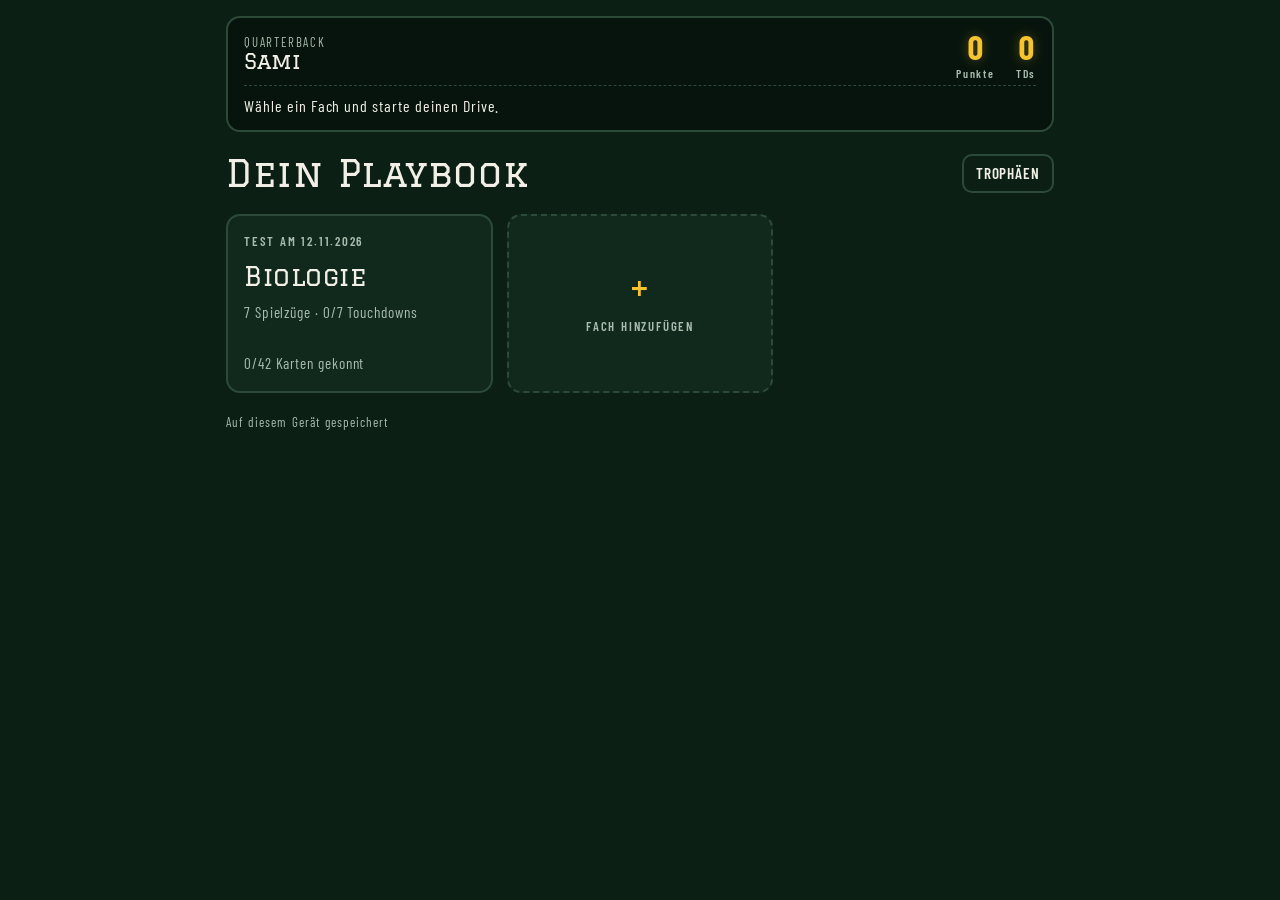
<file: index.html>
<!doctype html>
<html lang="de">
<head>
<meta charset="utf-8">
<meta name="viewport" content="width=device-width,initial-scale=1,viewport-fit=cover">
<meta name="theme-color" content="#0c1f15">
<meta name="apple-mobile-web-app-capable" content="yes">
<meta name="apple-mobile-web-app-title" content="Lernapp">
<link rel="icon" type="image/svg+xml" href="icons/icon.svg">
<link rel="icon" type="image/png" sizes="32x32" href="icons/icon-32.png">
<link rel="apple-touch-icon" href="icons/apple-touch-icon.png">
<link rel="manifest" href="manifest.webmanifest">
<style>:root{padding-top:env(safe-area-inset-top,0px);padding-bottom:env(safe-area-inset-bottom,0px)}body{margin:0}img{max-width:100%}[hidden]{display:none!important}</style>
</head>
<body>
<title>Touchdown Lernapp</title>
<meta name="claude:viewport-fit-sides" content="cover">
<link rel="preconnect" href="https://fonts.googleapis.com">
<link rel="stylesheet" href="https://fonts.googleapis.com/css2?family=Graduate&family=Barlow:wght@400;500;600;700&family=Barlow+Condensed:wght@500;600;700&display=swap">
<link rel="stylesheet" href="app.css">

<canvas id="confetti" hidden></canvas>
<main class="wrap" id="app" aria-live="polite"></main>

<script src="content.js"></script>
<script>
/* ========================= Helpers ========================= */
const $ = s => document.querySelector(s);
const app = $("#app");
const esc = s => String(s ?? "").replace(/[&<>"']/g, c => ({"&":"&amp;","<":"&lt;",">":"&gt;",'"':"&quot;","'":"&#39;"}[c]));
const shuffle = a => { a = a.slice(); for (let i = a.length - 1; i > 0; i--) { const j = Math.floor(Math.random() * (i + 1)); [a[i], a[j]] = [a[j], a[i]]; } return a; };
const pick = a => a[Math.floor(Math.random() * a.length)];
const reduceMotion = matchMedia("(prefers-reduced-motion: reduce)").matches;
const lsGet = (k, d) => { try { const v = localStorage.getItem(k); return v ? JSON.parse(v) : d; } catch { return d; } };
const lsSet = (k, v) => { try { localStorage.setItem(k, JSON.stringify(v)); } catch {} };
const slug = s => (String(s).toLowerCase().normalize("NFD").replace(/[̀-ͯ]/g, "").replace(/[^a-z0-9]+/g, "-").replace(/^-|-$/g, "") || "fach").slice(0, 30);

/* ========================= State ========================= */
const DEFAULT_STATE = { v: 1, player: "Sami", points: 0, tds: 0, drives: 0, perfect: 0, drillBest: 0, topics: {}, cards: {}, badges: [] };
let S = Object.assign({}, DEFAULT_STATE, lsGet("td_state", {}));
let custom = lsGet("td_subjects", []);
let db = null, progressRef = null, syncLabel = "Auf diesem Gerät gespeichert";
let view = { name: "home" };
let saveTimer = null;

function save() {
  lsSet("td_state", S);
  if (progressRef) {
    clearTimeout(saveTimer);
    saveTimer = setTimeout(() => progressRef.set(JSON.parse(JSON.stringify(S))).catch(() => {}), 700);
  }
}
const subjects = () => [...BUILTIN, ...custom];
const getSubj = id => subjects().find(s => s.id === id);
const getTopic = (s, id) => s.topics.find(t => t.id === id);
const tKey = (s, t) => s.id + "|" + t.id;

/* ========================= Eltern-Benachrichtigung (ntfy) =========================
   Der Eltern-Code steht NICHT im Code, sondern nur im Browser des Geräts.
   Einrichten per Link: ...?eltern=CODE  oder in der App unter Trophäen. */
const NTFY_KEY = "td_ntfy";
const NTFY_RE = /^[A-Za-z0-9_-]{8,64}$/;
let parentJustLinked = false;
const ntfyTopic = () => { const t = lsGet(NTFY_KEY, null); return t && NTFY_RE.test(t) ? t : null; };
try {
  const u = new URL(location.href), t = u.searchParams.get("eltern");
  if (t && NTFY_RE.test(t)) {
    lsSet(NTFY_KEY, t); parentJustLinked = true;
    u.searchParams.delete("eltern");
    history.replaceState(null, "", u.pathname + u.search + u.hash);
  }
} catch {}
function notifyParent(title, message, tags, priority) {
  const topic = ntfyTopic();
  if (!topic) return Promise.resolve(false);
  try {
    return fetch("https://ntfy.sh/", { method: "POST", keepalive: true,
      body: JSON.stringify({ topic, title, message: message + `\nPunkte gesamt: ${S.points} · Touchdowns: ${S.tds} · Karten gekonnt: ${Object.values(S.cards).filter(Boolean).length}`, tags: tags || [], priority: priority || 3 }) })
      .then(r => r.ok).catch(() => false);
  } catch { return Promise.resolve(false); }
}
/* Stiller Stand-Bericht (ohne Ton), damit die Elternansicht immer den aktuellen Punktestand kennt */
const STATUS_KEY = "td_ntfy_status";
function sendStatus(reason) {
  if (!ntfyTopic()) return;
  lsSet(STATUS_KEY, Date.now());
  notifyParent(`Stand: ${S.player}`, reason, ["bar_chart"], 1);
}
function maybeSendStatus() {
  if (ntfyTopic() && Date.now() - (lsGet(STATUS_KEY, 0) || 0) > 3 * 3600e3) sendStatus("Lernapp geöffnet.");
}

/* ========================= Questions ========================= */
function pool(subj, topic) {
  if (topic.quiz && topic.quiz.length) return topic.quiz.map(q => Object.assign({}, q));
  const all = subj.topics.flatMap(t => (t.cards || []).map(c => c.a));
  return (topic.cards || []).map(c => {
    const wrong = (c.wrong && c.wrong.length) ? c.wrong.slice(0, 3) : shuffle([...new Set(all.filter(a => a !== c.a))]).slice(0, 3);
    if (!wrong.length) return { type: "self", q: c.q, a: c.a };
    return { type: "mc", q: c.q, options: [c.a, ...wrong], correct: 0 };
  });
}
const subjectPool = subj => subj.topics.flatMap(t => pool(subj, t));

/* ========================= Badges ========================= */
const BADGES = [
  { id: "first", ic: "TD", name: "Erster Touchdown", desc: "Einen Drive bis in die Endzone gebracht.", ok: s => s.tds >= 1 },
  { id: "perfect", ic: "2PT", name: "Perfekter Drive", desc: "Einen Drive ohne Fehler geschafft.", ok: s => s.perfect >= 1 },
  { id: "five", ic: "5", name: "Fünf Touchdowns", desc: "Insgesamt 5 Touchdowns.", ok: s => s.tds >= 5 },
  { id: "allbio", ic: "BIO", name: "Ganzes Playbook", desc: "In jedem Biologie-Thema einen Touchdown.", ok: s => BUILTIN[0].topics.every(t => s.topics["bio|" + t.id]?.td) },
  { id: "huddle", ic: "H", name: "Huddle-Profi", desc: "30 Karteikarten als „kann ich“ markiert.", ok: s => Object.values(s.cards).filter(Boolean).length >= 30 },
  { id: "drill", ic: "2:00", name: "Two-Minute Hero", desc: "2 Touchdowns in einem Two-Minute Drill.", ok: s => s.drillBest >= 2 },
  { id: "mvp", ic: "MVP", name: "MVP", desc: "100 Punkte gesammelt.", ok: s => s.points >= 100 }
];
function checkBadges() {
  const fresh = [];
  for (const b of BADGES) if (!S.badges.includes(b.id) && b.ok(S)) { S.badges.push(b.id); fresh.push(b); }
  return fresh;
}

/* ========================= Pieces ========================= */
function countdown(test) {
  if (!test) return "";
  const t = new Date(test + "T00:00:00"), n = new Date(); n.setHours(0, 0, 0, 0);
  const d = Math.round((t - n) / 864e5);
  if (d < 0) return "";
  if (d === 0) return "Heute ist Test – du schaffst das!";
  if (d === 1) return "Morgen ist Test!";
  return `Noch ${d} Tage bis zum Test`;
}
const fmtDate = s => { if (!s) return ""; const [y, m, d] = s.split("-"); return `${+d}.${+m}.${y}`; };

function board(extra) {
  const next = subjects().filter(s => countdown(s.test)).sort((a, b) => a.test.localeCompare(b.test))[0];
  const tick = extra || (next ? `<b>${esc(next.name)}</b> · ${countdown(next.test)} (${fmtDate(next.test)})` : "Wähle ein Fach und starte deinen Drive.");
  return `<section class="board" aria-label="Anzeigetafel">
    <div class="team"><small>Quarterback</small>${esc(S.player)}</div>
    <div class="digit">${S.points}<small>Punkte</small></div>
    <div class="digit">${S.tds}<small>TDs</small></div>
    <div class="ticker">${tick}</div>
  </section>`;
}
function subjProgress(s) {
  const cards = s.topics.reduce((n, t) => n + (t.cards || []).length, 0);
  const known = s.topics.reduce((n, t) => n + (t.cards || []).filter((_, i) => S.cards[tKey(s, t) + "|" + i]).length, 0);
  const tds = s.topics.filter(t => S.topics[tKey(s, t)]?.td).length;
  return { cards, known, tds, topics: s.topics.length };
}
const BALL = `<svg viewBox="0 0 40 24" aria-hidden="true"><ellipse cx="20" cy="12" rx="19" ry="11" fill="#8a4a22"/><path d="M5 8 Q20 1 35 8 M5 16 Q20 23 35 16" stroke="#5e3015" stroke-width="1.5" fill="none"/><path d="M13 12h14M16 9.5v5M19 9.5v5M22 9.5v5M25 9.5v5" stroke="#f2f0e6" stroke-width="1.6" stroke-linecap="round"/></svg>`;
const FLAG = `<svg viewBox="0 0 16 16" aria-hidden="true"><path d="M3 15V2" stroke="#f2f0e6" stroke-width="1.5"/><path d="M3 2h10l-2 3 2 3H3z" fill="#f6c431"/></svg>`;
function field(yards, flagAt) {
  const nums = [10, 20, 30, 40, 50, 40, 30, 20, 10].map((n, i) => `<span class="yd" style="left:${(i + 1) * 10}%">${n}</span>`).join("");
  const y = Math.max(0, Math.min(100, yards));
  return `<div class="field" role="img" aria-label="Ball an der ${yardText(y)}">
    <div class="ez home">${esc(S.player.toUpperCase().slice(0, 8))}</div>
    <div class="turf">${nums}
      <div class="los" style="left:${y}%"></div>
      ${flagAt != null ? `<div class="flagdrop" style="left:${flagAt}%">${FLAG}</div>` : ""}
      <div class="ball" style="left:${y}%">${BALL}</div>
    </div>
    <div class="ez away">ENDZONE</div>
  </div>`;
}
const yardText = y => y >= 100 ? "Endzone" : y < 50 ? `eigenen ${Math.round(y)}` : y === 50 ? "Mittellinie" : `gegnerischen ${Math.round(100 - y)}`;

/* ========================= Views ========================= */
function go(name, params = {}) {
  if (view.name === "drive" && D && D.phase === "play" && (D.correct + D.wrongs) > 0) {
    const what = D.mode === "drill" ? "Two-Minute Drill" : `Drive „${D.t.name}“`;
    notifyParent(`${S.player} hat abgebrochen`, `${what} (${D.s.name}) abgebrochen: ${D.correct} richtig, ${D.wrongs} Fehler.`, ["warning"]);
    D.phase = "aborted";
  }
  if (D && D.timer) { clearInterval(D.timer); D.timer = null; }
  view = Object.assign({ name }, params);
  render();
  window.scrollTo({ top: 0, behavior: "instant" in window ? "instant" : "auto" });
}
function render() {
  const v = view.name;
  if (v === "home") return renderHome();
  if (v === "subject") return renderSubject();
  if (v === "huddle") return renderHuddle();
  if (v === "drive") return renderDrive();
  if (v === "add") return renderAdd();
  if (v === "locker") return renderLocker();
}

function renderHome() {
  const cards = subjects().map(s => {
    const p = subjProgress(s);
    const pct = p.cards ? Math.round(p.known / p.cards * 100) : 0;
    return `<button class="subj" data-act="subject" data-s="${esc(s.id)}">
      <span class="eyebrow">${s.test ? "Test am " + fmtDate(s.test) : "Fach"}</span>
      <h2>${esc(s.name)}</h2>
      <span class="meta">${p.topics} Spielzüge · ${p.tds}/${p.topics} Touchdowns</span>
      <span class="bar" aria-hidden="true"><i style="width:${pct}%"></i></span>
      <span class="meta">${p.known}/${p.cards} Karten gekonnt</span>
    </button>`;
  }).join("");
  app.innerHTML = `${board()}
    ${parentJustLinked ? `<p class="okmsg">Eltern-Benachrichtigung ist eingeschaltet.</p>` : ""}
    <div class="spread"><h1>Dein Playbook</h1><button class="btn small ghost" data-act="locker">Trophäen</button></div>
    <div class="grid">${cards}
      <button class="subj add" data-act="add"><span class="plus">+</span><span class="eyebrow">Fach hinzufügen</span></button>
    </div>
    <p class="sync">${esc(syncLabel)}</p>`;
}

function renderSubject() {
  const s = getSubj(view.s); if (!s) return go("home");
  const p = subjProgress(s);
  const rows = s.topics.map((t, i) => {
    const st = S.topics[tKey(s, t)] || {};
    const known = (t.cards || []).filter((_, k) => S.cards[tKey(s, t) + "|" + k]).length;
    const nq = pool(s, t).length;
    return `<div class="play">
      <span class="no">${i + 1}</span>
      <div class="info"><h3>${esc(t.name)}</h3>
        <div class="chips">
          <span class="chip ${known && known === (t.cards || []).length ? "ok" : ""}">Karten ${known}/${(t.cards || []).length}</span>
          <span class="chip">${nq} Fragen</span>
          ${st.td ? `<span class="chip td">Touchdown</span>` : ""}
          ${st.perfect ? `<span class="chip td">Perfekt</span>` : ""}
        </div></div>
      <div class="actions">
        ${(t.cards || []).length ? `<button class="btn small" data-act="huddle" data-s="${esc(s.id)}" data-t="${esc(t.id)}">Huddle</button>` : ""}
        ${nq ? `<button class="btn small primary" data-act="drive" data-s="${esc(s.id)}" data-t="${esc(t.id)}">Drive</button>` : ""}
      </div></div>`;
  }).join("");
  app.innerHTML = `${board(s.test && countdown(s.test) ? `<b>${esc(s.name)}</b> · ${countdown(s.test)} (${fmtDate(s.test)})` : `<b>${esc(s.name)}</b> · ${p.tds}/${p.topics} Touchdowns`)}
    <button class="back" data-act="home">← Alle Fächer</button>
    <div class="spread"><h1>${esc(s.name)}</h1>
      ${s.builtin ? "" : `<div class="row"><button class="btn small ghost" data-act="edit" data-s="${esc(s.id)}">Bearbeiten</button><button class="btn small danger" data-act="askdel">Löschen</button></div>`}
    </div>
    ${view.confirmDel ? `<div class="confirm"><span>„${esc(s.name)}“ wirklich löschen? Der Fortschritt bleibt erhalten.</span><div class="row"><button class="btn small ghost" data-act="canceldel">Abbrechen</button><button class="btn small danger" data-act="del" data-s="${esc(s.id)}">Ja, löschen</button></div></div>` : ""}
    <p class="muted"><b>Huddle</b> = Karteikarten lernen. <b>Drive</b> = Quiz: Jede richtige Antwort bringt Raumgewinn – beantworte alle Fragen und du landest in der Endzone.</p>
    <div class="plays">${rows}</div>
    ${subjectPool(s).length >= 4 ? `<section class="drill">
      <div><span class="eyebrow" style="color:var(--post)">Generalprobe</span><h2>Two-Minute Drill</h2>
      <p>2 Minuten, Fragen aus allen Themen gemischt. Jede richtige Antwort = 10 Yards. Wie viele Touchdowns schaffst du?</p></div>
      <button class="btn primary" data-act="drill" data-s="${esc(s.id)}">Snap!</button>
    </section>` : ""}`;
}

/* ---------- Huddle (Karteikarten) ---------- */
let H = null;
function startHuddle(sid, tid) {
  const s = getSubj(sid), t = getTopic(s, tid);
  H = { s, t, queue: shuffle(t.cards.map((c, i) => i)), flip: false, done: 0, total: t.cards.length, gained: 0 };
  go("huddle");
}
function renderHuddle() {
  const { s, t } = H;
  if (!H.queue.length) {
    const known = t.cards.filter((_, i) => S.cards[tKey(s, t) + "|" + i]).length;
    app.innerHTML = `${board()}
      <section class="card tdcard"><span class="eyebrow">Huddle beendet</span><h2>Break! Alle Karten durch.</h2>
        <p class="pts">${known} von ${t.cards.length} Karten kannst du${H.gained ? ` · <b>+${H.gained}</b> Punkte` : ""}</p>
        <div class="row" style="justify-content:center">
          <button class="btn" data-act="huddle" data-s="${esc(s.id)}" data-t="${esc(t.id)}">Nochmal</button>
          <button class="btn primary" data-act="drive" data-s="${esc(s.id)}" data-t="${esc(t.id)}">Jetzt der Drive</button>
        </div>
        <button class="back" data-act="subject" data-s="${esc(s.id)}" style="align-self:center">← Zum Playbook</button>
      </section>`;
    return;
  }
  const i = H.queue[0], c = t.cards[i];
  app.innerHTML = `${board(`<b>Huddle</b> · ${esc(t.name)} · noch ${H.queue.length} Karte${H.queue.length === 1 ? "" : "n"}`)}
    <button class="back" data-act="subject" data-s="${esc(s.id)}">← ${esc(s.name)}</button>
    <button class="flash ${H.flip ? "flip" : ""}" data-act="flip" aria-label="Karte umdrehen">
      <div class="flash-in">
        <div class="face"><span class="hint">Frage · tippen zum Umdrehen</span><p class="big">${esc(c.q)}</p></div>
        <div class="face ans"><span class="hint">Antwort</span><p class="big">${esc(c.a)}</p></div>
      </div>
    </button>
    ${H.flip ? `<div class="row" style="justify-content:center">
      <button class="btn" data-act="hagain">Nochmal üben</button>
      <button class="btn primary" data-act="hknow">Kann ich</button></div>`
      : `<div class="row" style="justify-content:center"><button class="btn primary" data-act="flip">Antwort zeigen</button></div>`}`;
}

/* ---------- Drive (Quiz) ---------- */
let D = null;
const CALLS_OK = ["Pass komplett!", "Snap, Pass, Fang!", "Schöner Lauf!", "Hand-off – Raumgewinn!", "Perfekter Spiralwurf!", "Durch die Lücke!"];
const CALLS_BIG = ["Big Play!", "Long Pass – was für ein Wurf!", "Niemand hält dich auf!"];
const CALLS_BAD = ["Flagge gezogen!", "Incomplete!", "Sack! Kein Raumgewinn.", "Pass abgewehrt!"];
const DOWNS = ["1st", "2nd", "3rd", "4th"];

function startDrive(sid, tid) {
  const s = getSubj(sid), t = getTopic(s, tid);
  const qs = shuffle(pool(s, t)).slice(0, 12);
  D = { mode: "drive", s, t, queue: qs, total: qs.length, step: 80 / qs.length, yards: 20, down: 0, wrongs: 0, streak: 0, correct: 0, fb: null, cur: null, flagAt: null, phase: "play" };
  nextQ(); go("drive");
}
function startDrill(sid) {
  const s = getSubj(sid);
  D = { mode: "drill", s, t: null, src: shuffle(subjectPool(s)), queue: [], yards: 20, down: 0, wrongs: 0, streak: 0, correct: 0, tdCount: 0, time: 120, fb: null, cur: null, flagAt: null, phase: "play" };
  D.queue = D.src.slice();
  nextQ(); go("drive");
  D.timer = setInterval(tick, 1000);
}
function tick() {
  if (!D || D.mode !== "drill" || D.phase !== "play") return;
  if (D.fb && !D.fb.ok) return; // pausiert, solange die Auflösung gelesen wird
  D.time--;
  const el = $("#timer");
  if (el) { el.textContent = fmtTime(D.time); el.classList.toggle("low", D.time <= 15); }
  if (D.time <= 0) { clearInterval(D.timer); D.timer = null; endDrill(); }
}
const fmtTime = s => `${Math.floor(Math.max(0, s) / 60)}:${String(Math.max(0, s) % 60).padStart(2, "0")}`;

function nextQ() {
  if (D.mode === "drill" && !D.queue.length) D.queue = shuffle(D.src);
  const item = D.queue.shift();
  D.fb = null; D.flagAt = null;
  if (!item) { D.cur = null; return; }
  const cur = { item };
  if (item.type === "mc") cur.opts = shuffle(item.options.map((o, i) => ({ text: o, ok: i === item.correct })));
  if (item.type === "order") { cur.pool = shuffle(item.items.map((x, i) => ({ text: x, i }))); cur.ans = []; if (cur.pool.every((p, k) => p.i === k)) cur.pool.reverse(); }
  D.cur = cur;
}

function answer(ok, solution) {
  const item = D.cur.item;
  D.cur.done = true;
  if (ok) {
    D.correct++; D.streak++; D.down = 0;
    const gain = D.mode === "drill" ? 10 : D.step;
    D.yards += gain;
    const call = D.streak >= 3 ? pick(CALLS_BIG) : pick(CALLS_OK);
    D.fb = { ok: true, call, text: `+${Math.round(gain)} Yards`, explain: item.explain };
  } else {
    D.wrongs++; D.streak = 0; D.down++;
    D.flagAt = Math.min(99, D.yards + 4);
    let call = pick(CALLS_BAD), extra = "";
    if (D.down >= 4) { call = "Turnover on Downs!"; extra = "Vier Fehlversuche in Folge – kurz durchatmen, Coach sagt: weiter geht's."; D.down = 0; }
    if (D.mode === "drive") D.queue.push(item); // Frage kommt später nochmal
    D.fb = { ok: false, call, text: extra, solution, explain: item.explain };
  }
  if (D.mode === "drill" && D.yards >= 100) {
    D.tdCount++; S.points += 6; S.tds++; D.fb.call = "TOUCHDOWN! +6"; D.yards = 20; burst(); save();
  }
  render();
  if (D.mode === "drill" && ok) setTimeout(() => { if (D && D.fb && D.fb.ok && D.phase === "play") { nextQ(); render(); } }, 750);
  else setTimeout(() => $("#next")?.focus(), 30);
}
function cont() {
  if (D.mode === "drive" && !D.queue.length && D.fb?.ok) { D.yards = 100; touchdown(); return; }
  nextQ(); render();
}

function touchdown() {
  D.phase = "td";
  const k = tKey(D.s, D.t);
  const st = S.topics[k] || {};
  st.td = true; st.plays = (st.plays || 0) + 1;
  D.earned = 6; S.points += 6; S.tds++; S.drives++;
  if (D.wrongs === 0) { st.perfect = true; S.perfect++; D.earned += 2; S.points += 2; D.bonus = "two"; }
  else D.bonus = "xp";
  S.topics[k] = st;
  D.newBadges = checkBadges();
  save(); burst(); render();
  notifyParent(`Touchdown! ${S.player} hat geübt`,
    `${D.s.name} · ${D.t.name}: ${D.total} Fragen, ${D.wrongs} Fehler${D.wrongs === 0 ? " – perfekter Drive!" : "."}`, ["football"]);
}
function startXP() {
  const pl = shuffle(subjectPool(D.s));
  D.phase = "xp"; D.queue = []; D.cur = null;
  D.cur = { item: pl[0] };
  const it = pl[0];
  if (it.type === "mc") D.cur.opts = shuffle(it.options.map((o, i) => ({ text: o, ok: i === it.correct })));
  if (it.type === "order") { D.cur.pool = shuffle(it.items.map((x, i) => ({ text: x, i }))); D.cur.ans = []; }
  D.fb = null; render();
}
function xpAnswer(ok, solution) {
  D.cur.done = true;
  if (ok) { D.earned++; S.points++; D.fb = { ok: true, call: "Extra Point – gut!", text: "+1 Punkt", explain: D.cur.item.explain }; }
  else D.fb = { ok: false, call: "Daneben!", text: "Kein Extra Point, aber der Touchdown zählt.", solution, explain: D.cur.item.explain };
  D.newBadges = (D.newBadges || []).concat(checkBadges());
  save(); render();
}
function endDrill() {
  D.phase = "drillend";
  S.drillBest = Math.max(S.drillBest, D.tdCount);
  S.points += D.correct; // 1 Punkt je richtige Antwort
  D.newBadges = checkBadges();
  save(); if (D.tdCount) burst(); render();
  notifyParent(`Two-Minute Drill: ${S.player}`,
    `${D.s.name}: ${D.correct} richtig, ${D.wrongs} Fehler, ${D.tdCount} Touchdown${D.tdCount === 1 ? "" : "s"} in 2 Minuten.`, ["stopwatch"]);
}

function questionHTML() {
  const { item, opts } = D.cur, done = D.cur.done;
  const tag = { mc: "Passspiel · Wähle die richtige Antwort", tf: "Quick Snap · Stimmt das?", order: "Spielzug-Reihenfolge · Tippe in der richtigen Reihenfolge", self: "Selbstcheck" }[item.type];
  let body = "";
  if (item.type === "mc") {
    body = `<div class="opts">${opts.map((o, i) => `<button class="opt ${done ? (o.ok ? "right" : (D.cur.pickedI === i ? "wrong" : "")) : ""}" data-act="mc" data-i="${i}" ${done ? "disabled" : ""}><span class="k">${i + 1}</span><span>${esc(o.text)}</span></button>`).join("")}</div>`;
  } else if (item.type === "tf") {
    const cls = v => done ? (v === item.answer ? "right" : (D.cur.picked === v ? "wrong" : "")) : "";
    body = `<div class="tf"><button class="opt ${cls(true)}" data-act="tf" data-v="1" ${done ? "disabled" : ""}>Stimmt</button><button class="opt ${cls(false)}" data-act="tf" data-v="0" ${done ? "disabled" : ""}>Stimmt nicht</button></div>`;
  } else if (item.type === "order") {
    const c = D.cur;
    body = `<div class="order-ans" aria-label="Deine Reihenfolge">${c.ans.map((p, k) => `<button class="tok ${done ? (p.i === k ? "right" : "wrong") : ""}" data-act="ounpick" data-k="${k}" ${done ? "disabled" : ""}>${esc(p.text)}</button>`).join("") || `<span class="muted" style="padding:8px">Tippe unten die Begriffe in der richtigen Reihenfolge an.</span>`}</div>
      ${done ? "" : `<div class="order-pool">${c.pool.map((p, k) => `<button class="tok" data-act="opick" data-k="${k}">${esc(p.text)}</button>`).join("")}</div>
      <div class="row"><button class="btn primary" data-act="ocheck" ${c.pool.length ? "disabled" : ""}>Prüfen</button><button class="btn ghost small" data-act="oreset">Zurücksetzen</button></div>`}`;
  } else if (item.type === "self") {
    body = D.cur.shown ? `<p class="sol">${esc(item.a)}</p>${done ? "" : `<div class="row"><button class="btn" data-act="selfno">Nicht gewusst</button><button class="btn primary" data-act="selfyes">Gewusst</button></div>`}`
      : `<button class="btn primary" data-act="selfshow">Antwort zeigen</button>`;
  }
  let fb = "";
  if (D.fb) {
    const f = D.fb;
    const last = D.phase === "xp" || (D.mode === "drive" && !D.queue.length && f.ok);
    fb = `<div class="feedback ${f.ok ? "good" : "bad"}"><span class="call">${esc(f.call)}</span>
      ${f.text ? `<span>${esc(f.text)}</span>` : ""}
      ${!f.ok && f.solution ? `<span class="sol">Richtig ist: ${esc(f.solution)}</span>` : ""}
      ${f.explain ? `<span class="muted">${esc(f.explain)}</span>` : ""}
      ${!f.ok && D.mode === "drive" && D.phase === "play" ? `<span class="muted">Diese Frage kommt im Drive nochmal.</span>` : ""}
      ${D.mode === "drill" && f.ok ? "" : `<div class="row"><button class="btn primary" id="next" data-act="${D.phase === "xp" ? "xpdone" : "next"}">${D.phase === "xp" ? "Weiter" : last ? "In die Endzone!" : "Nächster Snap"}</button></div>`}
    </div>`;
  }
  return `<section class="card"><span class="qtag">${tag}</span><p class="q">${esc(item.q)}</p>${body}${fb}</section>`;
}

function renderDrive() {
  const d = D, s = d.s;
  if (d.phase === "td") {
    app.innerHTML = `${board()}${field(100)}
      <section class="card tdcard"><span class="eyebrow">${esc(d.t.name)}</span><h1>Touchdown!</h1>
        <p class="pts"><b>+6</b> Punkte${d.bonus === "two" ? ` · Perfekter Drive: <b>+2</b> (2-Point Conversion)` : ""}</p>
        <div class="statgrid"><div class="stat"><b>${d.total}</b><span>Fragen</span></div><div class="stat"><b>${d.wrongs}</b><span>Flaggen</span></div><div class="stat"><b>${S.points}</b><span>Punkte gesamt</span></div></div>
        ${badgeNote(d.newBadges)}
        <div class="row" style="justify-content:center">
          ${d.bonus === "xp" ? `<button class="btn primary" data-act="xp">Extra Point versuchen (+1)</button>` : ""}
          <button class="btn ${d.bonus === "xp" ? "" : "primary"}" data-act="drive" data-s="${esc(s.id)}" data-t="${esc(d.t.id)}">Neuer Drive</button>
          <button class="btn ghost" data-act="subject" data-s="${esc(s.id)}">Zum Playbook</button>
        </div></section>`;
    return;
  }
  if (d.phase === "xp") {
    app.innerHTML = `${board(`<b>Extra Point</b> · Eine Bonusfrage aus ganz ${esc(s.name)}`)}${questionHTML()}`;
    return;
  }
  if (d.phase === "xpdone") {
    app.innerHTML = `${board()}<section class="card tdcard"><h2>Spiel vorbei – starke Leistung!</h2>
      <p class="pts">Dieser Drive: <b>+${d.earned}</b> Punkte</p>${badgeNote(d.newBadges)}
      <div class="row" style="justify-content:center"><button class="btn primary" data-act="subject" data-s="${esc(s.id)}">Zum Playbook</button>
      <button class="btn" data-act="drive" data-s="${esc(s.id)}" data-t="${esc(d.t.id)}">Neuer Drive</button></div></section>`;
    return;
  }
  if (d.phase === "drillend") {
    app.innerHTML = `${board()}<section class="card tdcard"><span class="eyebrow">Two-Minute Drill · ${esc(s.name)}</span>
      <h1>${d.tdCount ? (d.tdCount === 1 ? "1 Touchdown!" : d.tdCount + " Touchdowns!") : "Abpfiff!"}</h1>
      <div class="statgrid"><div class="stat"><b>${d.correct}</b><span>Richtig</span></div><div class="stat"><b>${d.wrongs}</b><span>Flaggen</span></div><div class="stat"><b>${d.tdCount * 6 + d.correct}</b><span>Punkte</span></div><div class="stat"><b>${S.drillBest}</b><span>Rekord TDs</span></div></div>
      ${badgeNote(d.newBadges)}
      <div class="row" style="justify-content:center"><button class="btn primary" data-act="drill" data-s="${esc(s.id)}">Nochmal 2 Minuten</button>
      <button class="btn ghost" data-act="subject" data-s="${esc(s.id)}">Zum Playbook</button></div></section>`;
    return;
  }
  const togo = Math.max(0, 100 - d.yards);
  const dd = d.mode === "drive"
    ? `<span><b>${DOWNS[d.down]}</b> &amp; ${togo <= 10 ? "Goal" : 10}</span><span>Ball an der ${yardText(d.yards)}</span><span>Frage ${Math.min(d.correct + 1, d.total)} von ${d.total}</span>`
    : `<span><b>${DOWNS[d.down]}</b> &amp; ${togo <= 10 ? "Goal" : 10}</span><span>Touchdowns: <b>${d.tdCount}</b></span><span id="timer" class="timer ${d.time <= 15 ? "low" : ""}">${fmtTime(d.time)}</span>`;
  app.innerHTML = `${board(`<b>${d.mode === "drill" ? "Two-Minute Drill" : esc(d.t.name)}</b> · ${esc(s.name)}`)}
    <div class="spread"><button class="back" data-act="subject" data-s="${esc(s.id)}">← Drive abbrechen</button></div>
    ${field(d.yards, d.flagAt)}
    <div class="down">${dd}</div>
    ${d.cur ? questionHTML() : ""}`;
}
function badgeNote(list) {
  if (!list || !list.length) return "";
  return `<p class="okmsg">Neue Trophäe: ${list.map(b => esc(b.name)).join(", ")}</p>`;
}

function solutionText(item) {
  if (item.type === "mc") return item.options[item.correct];
  if (item.type === "tf") return item.answer ? "Stimmt" : "Stimmt nicht";
  if (item.type === "order") return item.items.join(" → ");
  if (item.type === "self") return item.a;
}
function judge(ok) {
  const sol = solutionText(D.cur.item);
  if (D.phase === "xp") xpAnswer(ok, sol); else answer(ok, sol);
}

/* ---------- Fach hinzufügen ---------- */
const SAMPLE = `# Englisch Vokabeln Unit 3
F: der Bauernhof
A: the farm
F: die Ernte
A: the harvest
X: the hammer
X: the hedge

# Unregelmäßige Verben
F: go – went – ?
A: gone`;
function subjectToText(s) {
  return s.topics.map(t => `# ${t.name}\n` + (t.cards || []).map(c => `F: ${c.q}\nA: ${c.a}` + (c.wrong || []).map(w => `\nX: ${w}`).join("")).join("\n")).join("\n\n");
}
function parseText(txt) {
  const topics = []; let t = null, c = null; const errs = [];
  const lines = txt.split(/\r?\n/);
  const ensureTopic = () => { if (!t) { t = { name: "Allgemein", cards: [] }; topics.push(t); } };
  lines.forEach((raw, n) => {
    const line = raw.trim(); if (!line) return;
    if (line.startsWith("#")) { t = { name: line.replace(/^#+\s*/, "") || "Thema", cards: [] }; topics.push(t); c = null; return; }
    const m = line.match(/^([FAX])\s*:\s*(.*)$/i);
    if (!m) { if (c && c.a !== undefined) c.a += " " + line; else if (c) c.q += " " + line; else errs.push(`Zeile ${n + 1}: Bitte mit „F:“, „A:“, „X:“ oder „#“ beginnen.`); return; }
    const k = m[1].toUpperCase(), val = m[2].trim();
    if (k === "F") { ensureTopic(); c = { q: val }; t.cards.push(c); }
    else if (k === "A") { if (!c) errs.push(`Zeile ${n + 1}: Antwort ohne Frage davor.`); else c.a = val; }
    else if (k === "X") { if (!c) errs.push(`Zeile ${n + 1}: Falsche Antwort ohne Frage davor.`); else (c.wrong = c.wrong || []).push(val); }
  });
  topics.forEach(tp => tp.cards.forEach(cd => { if (!cd.a) errs.push(`„${cd.q.slice(0, 40)}“ hat keine Antwort (A:).`); }));
  const clean = topics.filter(tp => tp.cards.length).map((tp, i) => ({ id: slug(tp.name) + "-" + i, name: tp.name, cards: tp.cards.map(cd => cd.wrong ? { q: cd.q, a: cd.a || "", wrong: cd.wrong } : { q: cd.q, a: cd.a || "" }) }));
  return { topics: clean, errs };
}
function renderAdd() {
  const ed = view.edit ? getSubj(view.edit) : null;
  app.innerHTML = `${board()}
    <button class="back" data-act="${ed ? "subject" : "home"}" ${ed ? `data-s="${esc(ed.id)}"` : ""}>← Zurück</button>
    <h1>${ed ? "Fach bearbeiten" : "Neues Fach"}</h1>
    <div class="formgrid">
      <label for="f-name">Name des Fachs<input id="f-name" value="${esc(ed ? ed.name : "")}" placeholder="z. B. Englisch"></label>
      <label for="f-test">Testdatum (optional)<input id="f-test" type="date" value="${esc(ed ? ed.test || "" : "")}"></label>
    </div>
    <div class="help">
      <b>So schreibst du die Fragen</b>
      <span><code># Thema</code> startet einen neuen Spielzug (Thema).</span>
      <span><code>F:</code> Frage &nbsp; <code>A:</code> richtige Antwort &nbsp; <code>X:</code> falsche Antwort (optional, bis zu 3).</span>
      <span class="muted">Ohne <code>X:</code> nimmt die App automatisch Antworten anderer Fragen als falsche Auswahl. Aus jeder Frage wird eine Karteikarte (Huddle) und eine Quizfrage (Drive).</span>
    </div>
    <label for="f-text">Fragen<textarea id="f-text" spellcheck="false" placeholder="${esc(SAMPLE)}">${esc(ed ? subjectToText(ed) : "")}</textarea></label>
    <p id="f-preview" class="muted">Noch keine Fragen.</p>
    <div class="row"><button class="btn primary" data-act="savesubj">${ed ? "Änderungen speichern" : "Fach anlegen"}</button>
    ${ed ? "" : `<button class="btn ghost small" data-act="sample">Beispiel einfügen</button>`}</div>`;
  updatePreview();
}
function updatePreview() {
  const el = $("#f-preview"), ta = $("#f-text"); if (!el || !ta) return;
  if (!ta.value.trim()) { el.className = "muted"; el.textContent = "Noch keine Fragen."; return; }
  const r = parseText(ta.value);
  const n = r.topics.reduce((a, t) => a + t.cards.length, 0);
  if (r.errs.length) { el.className = "err"; el.textContent = r.errs.slice(0, 3).join(" "); }
  else { el.className = "okmsg"; el.textContent = `${r.topics.length} Thema${r.topics.length === 1 ? "" : "en"}, ${n} Frage${n === 1 ? "" : "n"} erkannt.`; }
}
async function saveSubject() {
  const name = $("#f-name").value.trim(), test = $("#f-test").value, r = parseText($("#f-text").value);
  const el = $("#f-preview");
  if (!name) { el.className = "err"; el.textContent = "Bitte gib dem Fach einen Namen."; $("#f-name").focus(); return; }
  if (r.errs.length || !r.topics.length) { el.className = "err"; el.textContent = r.errs[0] || "Bitte mindestens eine Frage mit F: und A: eingeben."; return; }
  let id = view.edit || slug(name);
  if (!view.edit) { let k = id, n = 2; while (getSubj(k)) k = id + "-" + n++; id = k; }
  const data = { name, test: test || "", topics: r.topics, updated: Date.now() };
  const local = () => { custom = custom.filter(s => s.id !== id).concat([{ id, ...data }]); lsSet("td_subjects", custom); };
  if (db) {
    try { await db.collection("subjects").doc(id).set(data); local(); }
    catch (e) { el.className = "err"; el.textContent = "Speichern hat nicht geklappt (" + (e?.message || e?.code || "Fehler") + "). Bitte nochmal versuchen."; return; }
  } else local();
  go("subject", { s: id });
}
async function deleteSubject(id) {
  if (db) { try { await db.collection("subjects").doc(id).delete(); } catch (e) {} }
  custom = custom.filter(s => s.id !== id); lsSet("td_subjects", custom);
  go("home");
}

/* ---------- Trophäen ---------- */
function renderLocker() {
  checkBadges();
  app.innerHTML = `${board()}
    <button class="back" data-act="home">← Alle Fächer</button>
    <h1>Trophäenschrank</h1>
    <div class="statgrid"><div class="stat"><b>${S.points}</b><span>Punkte</span></div><div class="stat"><b>${S.tds}</b><span>Touchdowns</span></div><div class="stat"><b>${S.perfect}</b><span>Perfekte Drives</span></div><div class="stat"><b>${Object.values(S.cards).filter(Boolean).length}</b><span>Karten gekonnt</span></div></div>
    <div class="badges">${BADGES.map(b => `<div class="badge ${S.badges.includes(b.id) ? "on" : ""}"><span class="ic">${b.ic}</span><div><b>${esc(b.name)}</b><span>${esc(b.desc)}</span></div></div>`).join("")}</div>
    <h2>Spieler</h2>
    <div class="row" style="align-items:flex-end"><label for="f-player" style="flex:1;min-width:200px">Name auf der Anzeigetafel<input id="f-player" value="${esc(S.player)}" maxlength="20"></label><button class="btn" data-act="saveplayer">Speichern</button></div>
    <h2>Eltern-Benachrichtigung</h2>
    <p class="muted">Ist ein Eltern-Code eingetragen, bekommt ein Elternteil über die App „ntfy“ eine Nachricht aufs Handy, sobald eine Übung fertig ist.</p>
    ${!ntfyTopic() ? `
      <div class="row" style="align-items:flex-end"><label for="f-ntfy" style="flex:1;min-width:200px">Eltern-Code<input id="f-ntfy" type="password" placeholder="Code von Mama oder Papa" autocomplete="off" autocapitalize="off" spellcheck="false"></label><button class="btn" data-act="saventfy">Speichern</button></div>
      <div class="row"><span class="chip">Nicht eingerichtet</span></div>`
    : view.unlocked ? `
      <div class="row" style="align-items:flex-end"><label for="f-ntfy" style="flex:1;min-width:200px">Neuer Eltern-Code<input id="f-ntfy" value="${esc(ntfyTopic())}" autocomplete="off" autocapitalize="off" spellcheck="false"></label><button class="btn" data-act="saventfy">Speichern</button></div>
      <div class="row"><span class="chip ok">Entsperrt</span><button class="btn small danger" data-act="offntfy">Ausschalten</button><button class="btn small ghost" data-act="lockntfy">Wieder sperren</button></div>`
    : `
      <div class="row"><span class="chip ok">Aktiv · gesperrt</span><button class="btn small ghost" data-act="testntfy">Test-Nachricht senden</button></div>
      <p class="muted">Ändern oder ausschalten können nur Mama oder Papa mit dem Eltern-Code.</p>
      <div class="row" style="align-items:flex-end"><label for="f-unlock" style="flex:1;min-width:200px">Eltern-Code zum Entsperren<input id="f-unlock" type="password" autocomplete="off" autocapitalize="off" spellcheck="false"></label><button class="btn" data-act="unlockntfy">Entsperren</button></div>`}
    <p id="ntfy-msg" class="muted"></p>
    ${view.confirmReset ? `<div class="confirm"><span>Alle Punkte, Touchdowns und Trophäen auf 0 setzen?</span><div class="row"><button class="btn small ghost" data-act="cancelreset">Abbrechen</button><button class="btn small danger" data-act="reset">Ja, zurücksetzen</button></div></div>`
      : `<button class="btn small danger" data-act="askreset" style="align-self:flex-start">Fortschritt zurücksetzen</button>`}
    <p class="sync">${esc(syncLabel)}</p>`;
}

/* ========================= Events ========================= */
document.addEventListener("click", e => {
  const b = e.target.closest("[data-act]"); if (!b || b.disabled) return;
  const a = b.dataset.act, sid = b.dataset.s, tid = b.dataset.t;
  switch (a) {
    case "home": go("home"); break;
    case "subject": go("subject", { s: sid }); break;
    case "add": go("add"); break;
    case "edit": go("add", { edit: sid }); break;
    case "locker": go("locker"); break;
    case "askdel": view.confirmDel = true; render(); break;
    case "canceldel": view.confirmDel = false; render(); break;
    case "del": deleteSubject(sid); break;
    case "huddle": startHuddle(sid, tid); break;
    case "drive": startDrive(sid, tid); break;
    case "drill": startDrill(sid); break;
    case "flip": H.flip = !H.flip; render(); break;
    case "hknow": {
      const k = tKey(H.s, H.t) + "|" + H.queue[0];
      if (!S.cards[k]) { S.cards[k] = true; S.points++; H.gained++; }
      H.queue.shift(); H.flip = false; checkBadges(); save(); render();
      if (!H.queue.length) {
        const known = H.t.cards.filter((_, i) => S.cards[tKey(H.s, H.t) + "|" + i]).length;
        notifyParent(`Karteikarten: ${S.player}`, `${H.s.name} · ${H.t.name}: alle Karten durch, ${known} von ${H.t.cards.length} kann er.`, ["books"]);
      }
      break;
    }
    case "hagain": { const i = H.queue.shift(); H.queue.push(i); H.flip = false; render(); break; }
    case "mc": { const i = +b.dataset.i; D.cur.pickedI = i; judge(D.cur.opts[i].ok); break; }
    case "tf": { const v = b.dataset.v === "1"; D.cur.picked = v; judge(v === D.cur.item.answer); break; }
    case "opick": { const p = D.cur.pool.splice(+b.dataset.k, 1)[0]; D.cur.ans.push(p); render(); break; }
    case "ounpick": { const p = D.cur.ans.splice(+b.dataset.k, 1)[0]; D.cur.pool.push(p); render(); break; }
    case "oreset": D.cur.pool = D.cur.pool.concat(D.cur.ans); D.cur.ans = []; render(); break;
    case "ocheck": judge(D.cur.ans.every((p, k) => p.i === k)); break;
    case "selfshow": D.cur.shown = true; render(); break;
    case "selfyes": judge(true); break;
    case "selfno": judge(false); break;
    case "next": cont(); break;
    case "xp": startXP(); break;
    case "xpdone": D.phase = "xpdone"; render(); break;
    case "savesubj": saveSubject(); break;
    case "sample": $("#f-text").value = SAMPLE; if (!$("#f-name").value) $("#f-name").value = "Englisch"; updatePreview(); break;
    case "saveplayer": { const v = $("#f-player").value.trim(); if (v) { S.player = v; save(); render(); } break; }
    case "unlockntfy": {
      const v = $("#f-unlock").value.trim(), m = $("#ntfy-msg");
      if (v && v === ntfyTopic()) { view.unlocked = true; render(); }
      else { m.className = "err"; m.textContent = "Der Code stimmt nicht."; $("#f-unlock").value = ""; }
      break;
    }
    case "lockntfy": view.unlocked = false; render(); break;
    case "saventfy": {
      const v = $("#f-ntfy").value.trim(), m = $("#ntfy-msg");
      if (ntfyTopic() && !view.unlocked) break;
      if (!v) { m.className = "err"; m.textContent = "Bitte einen Code eingeben. Zum Ausschalten gibt es den Knopf „Ausschalten“."; break; }
      if (!NTFY_RE.test(v)) { m.className = "err"; m.textContent = "Der Code darf nur Buchstaben, Zahlen, - und _ enthalten (8–64 Zeichen)."; break; }
      lsSet(NTFY_KEY, v); view.unlocked = false; render(); $("#ntfy-msg").className = "okmsg"; $("#ntfy-msg").textContent = "Gespeichert. Schick zur Kontrolle eine Test-Nachricht."; sendStatus("Eltern-Benachrichtigung eingeschaltet."); break;
    }
    case "testntfy": {
      const m = $("#ntfy-msg"); m.className = "muted"; m.textContent = "Wird gesendet …";
      notifyParent(`Test von ${S.player}`, "Die Eltern-Benachrichtigung der Lernapp funktioniert.", ["white_check_mark"])
        .then(ok => { m.className = ok ? "okmsg" : "err"; m.textContent = ok ? "Gesendet. Die Nachricht sollte gleich auf dem Eltern-Handy ankommen." : "Senden hat nicht geklappt. Ist das Gerät online?"; });
      break;
    }
    case "offntfy": if (view.unlocked) { notifyParent(`Benachrichtigung aus`, `In ${S.player}s Lernapp wurde die Eltern-Benachrichtigung mit dem Eltern-Code ausgeschaltet.`, ["no_bell"]); lsSet(NTFY_KEY, null); view.unlocked = false; render(); } break;
    case "askreset": view.confirmReset = true; render(); break;
    case "cancelreset": view.confirmReset = false; render(); break;
    case "reset": { notifyParent(`${S.player} hat den Fortschritt zurückgesetzt`, `Alle Punkte, Touchdowns und Trophäen wurden auf 0 gesetzt.`, ["warning"]); const p = S.player; S = Object.assign({}, DEFAULT_STATE, { player: p, topics: {}, cards: {}, badges: [] }); save(); view.confirmReset = false; render(); break; }
  }
});
document.addEventListener("input", e => { if (e.target.id === "f-text") updatePreview(); });
document.addEventListener("keydown", e => {
  if (view.name !== "drive" || !D || !D.cur || e.target.matches("input,textarea")) return;
  if (!D.cur.done && D.cur.item.type === "mc" && /^[1-4]$/.test(e.key)) { const btn = document.querySelector(`[data-act="mc"][data-i="${+e.key - 1}"]`); btn?.click(); }
});

/* ========================= Confetti ========================= */
function burst() {
  if (reduceMotion) return;
  const cv = $("#confetti"), ctx = cv.getContext("2d");
  cv.hidden = false; cv.width = innerWidth; cv.height = innerHeight;
  const cols = ["#f6c431", "#f2f0e6", "#5fd38a", "#ff7a1a", "#5aa9ff"];
  const ps = Array.from({ length: 140 }, () => ({ x: cv.width / 2, y: cv.height * .35, vx: (Math.random() - .5) * 14, vy: -Math.random() * 12 - 4, s: 4 + Math.random() * 6, c: pick(cols), r: Math.random() * 6 }));
  let f = 0;
  (function step() {
    ctx.clearRect(0, 0, cv.width, cv.height);
    ps.forEach(p => { p.x += p.vx; p.y += p.vy; p.vy += .35; p.vx *= .99; p.r += .2; ctx.save(); ctx.translate(p.x, p.y); ctx.rotate(p.r); ctx.fillStyle = p.c; ctx.fillRect(-p.s / 2, -p.s / 4, p.s, p.s / 2); ctx.restore(); });
    if (++f < 110) requestAnimationFrame(step); else { ctx.clearRect(0, 0, cv.width, cv.height); cv.hidden = true; }
  })();
}

/* ========================= Cloud sync (falls verfügbar) ========================= */
render();
if (parentJustLinked) sendStatus("Eltern-Benachrichtigung eingeschaltet."); else maybeSendStatus();
document.addEventListener("visibilitychange", () => { if (document.visibilityState === "visible") maybeSendStatus(); });
(async () => {
  try {
    if (!window.claude || !window.claude.use) return;
    const [d, user] = await Promise.all([claude.use("db"), claude.use("user")]);
    if (!d) return;
    db = d;
    syncLabel = "Fächer und Fortschritt werden online gespeichert";
    db.collection("subjects").onSnapshot(snap => {
      custom = snap.docs.map(x => ({ id: x.id, ...x.data() })).filter(s => s.name && Array.isArray(s.topics))
        .sort((a, b) => (a.updated || 0) - (b.updated || 0));
      lsSet("td_subjects", custom);
      if (["home", "subject"].includes(view.name)) render();
    }, () => {});
    const uid = user ? await user.id() : null;
    if (uid) {
      progressRef = db.collection("data/users/" + uid).doc("progress");
      const snap = await progressRef.get();
      const remote = snap.exists ? snap.data() : null;
      if (remote && (remote.points || 0) >= (S.points || 0)) {
        S = Object.assign({}, DEFAULT_STATE, remote); lsSet("td_state", S);
        if (["home", "subject", "locker"].includes(view.name)) render();
      } else save();
    }
    if (view.name === "home" || view.name === "locker") render();
  } catch (e) { /* offline: lokal weiterspielen */ }
})();
</script>

</body>
</html>
</file>
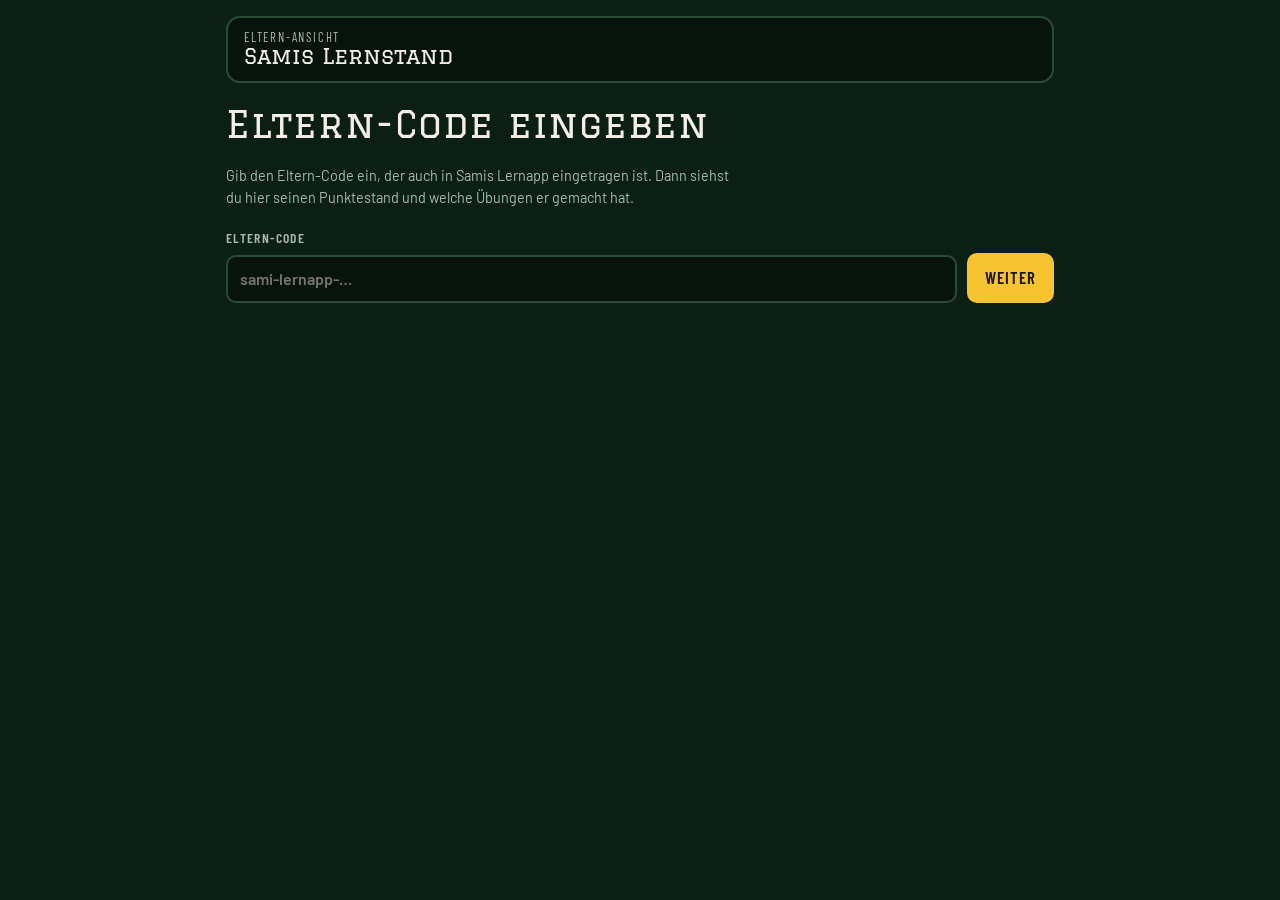
<file: eltern.html>
<!doctype html>
<html lang="de">
<head>
<meta charset="utf-8">
<meta name="viewport" content="width=device-width,initial-scale=1,viewport-fit=cover">
<title>Lernapp Eltern</title>
<meta name="theme-color" content="#0c1f15">
<meta name="apple-mobile-web-app-capable" content="yes">
<meta name="apple-mobile-web-app-title" content="Lernapp Eltern">
<link rel="icon" type="image/svg+xml" href="icons/icon.svg">
<link rel="icon" type="image/png" sizes="32x32" href="icons/icon-32.png">
<link rel="apple-touch-icon" href="icons/apple-touch-icon.png">
<link rel="manifest" href="eltern.webmanifest">
<link rel="stylesheet" href="https://fonts.googleapis.com/css2?family=Graduate&family=Barlow:wght@400;500;600;700&family=Barlow+Condensed:wght@500;600;700&display=swap">
<link rel="stylesheet" href="app.css">
<style>
:root{padding-top:env(safe-area-inset-top,0px);padding-bottom:env(safe-area-inset-bottom,0px)}
body{margin:0}
[hidden]{display:none!important}
.stand{font-family:var(--f-board);letter-spacing:.06em;color:var(--muted)}
.stand b{color:var(--chalk)}
.today{display:flex;gap:8px;flex-wrap:wrap}
.topics{display:flex;flex-direction:column;gap:8px}
.topic{background:var(--panel);border:1px solid var(--line);border-radius:12px;padding:10px 14px;display:flex;gap:10px;align-items:center;justify-content:space-between;flex-wrap:wrap}
.topic span:first-child{font-weight:600;min-width:0}
.day{font-family:var(--f-board);text-transform:uppercase;letter-spacing:.14em;font-size:.85rem;color:var(--post);font-weight:700;margin-top:6px}
.feed{display:flex;flex-direction:column;gap:8px}
.entry{background:var(--panel);border:1px solid var(--line);border-left:4px solid var(--line);border-radius:10px;padding:10px 14px;display:grid;grid-template-columns:auto 1fr;gap:4px 12px;align-items:baseline}
.entry.td{border-left-color:var(--post)}
.entry.cards{border-left-color:var(--good)}
.entry.drill{border-left-color:#5aa9ff}
.entry.abort{border-left-color:var(--flag)}
.entry time{font-family:var(--f-board);font-weight:700;font-variant-numeric:tabular-nums;color:var(--muted)}
.entry .what{font-family:var(--f-board);text-transform:uppercase;letter-spacing:.08em;font-weight:700;font-size:.9rem}
.entry .body{grid-column:2;min-width:0;overflow-wrap:anywhere}
.entry .score{grid-column:2;font-family:var(--f-board);color:var(--muted);font-size:.92rem;letter-spacing:.04em}
.note{font-size:.9rem;color:var(--muted);max-width:65ch}
.empty{background:var(--panel);border:2px dashed var(--line);border-radius:14px;padding:20px;display:flex;flex-direction:column;gap:8px}
</style>
</head>
<body>
<main class="wrap" id="app" aria-live="polite"></main>
<script src="content.js"></script>
<script>
const CODE_KEY = "td_parent_code", HIST_KEY = "td_parent_hist";
const RE = /^[A-Za-z0-9_-]{8,64}$/;
const $ = s => document.querySelector(s);
const app = $("#app");
const esc = s => String(s ?? "").replace(/[&<>"']/g, c => ({"&":"&amp;","<":"&lt;",">":"&gt;",'"':"&quot;","'":"&#39;"}[c]));
const lsGet = (k, d) => { try { const v = localStorage.getItem(k); return v ? JSON.parse(v) : d; } catch { return d; } };
const lsSet = (k, v) => { try { localStorage.setItem(k, JSON.stringify(v)); } catch {} };

let code = lsGet(CODE_KEY, null);
try {
  const u = new URL(location.href), c = u.searchParams.get("code");
  if (c && RE.test(c)) { code = c; lsSet(CODE_KEY, c); u.searchParams.delete("code"); history.replaceState(null, "", u.pathname + u.search + u.hash); }
} catch {}
let hist = lsGet(HIST_KEY, []);
const st = { loading: false, error: "", last: null, confirmClear: false, msg: "" };

const KIND = { status: "Stand", td: "Touchdown", cards: "Karteikarten", drill: "Two-Minute Drill", abort: "Abgebrochen", test: "Test", other: "Nachricht" };
function parse(h) {
  const m = h.message || "", i = m.indexOf("\nPunkte gesamt:");
  const body = i >= 0 ? m.slice(0, i) : m;
  const f = m.match(/Punkte gesamt: (\d+) · Touchdowns: (\d+)(?: · Karten gekonnt: (\d+))?/);
  const t = h.tags || [];
  const kind = t.includes("bar_chart") ? "status" : t.includes("football") ? "td" : t.includes("books") ? "cards" : t.includes("stopwatch") ? "drill" : t.includes("warning") || t.includes("no_bell") ? "abort" : t.includes("white_check_mark") ? "test" : "other";
  let subj = null, topic = null, mm;
  if ((kind === "td" || kind === "cards") && (mm = body.match(/^(.+?) · (.+?): /))) { subj = mm[1]; topic = mm[2]; }
  if (kind === "abort" && (mm = body.match(/^Drive „(.+?)“ \((.+?)\) abgebrochen/))) { topic = mm[1]; subj = mm[2]; }
  if (kind === "abort" && (mm = body.match(/^Two-Minute Drill \((.+?)\)/))) subj = mm[1];
  if (kind === "drill" && (mm = body.match(/^(.+?): /))) subj = mm[1];
  return Object.assign({}, h, { body, kind, subj, topic, points: f ? +f[1] : null, tds: f ? +f[2] : null, cards: f && f[3] != null ? +f[3] : null });
}

async function refresh() {
  if (!code || st.loading) return;
  st.loading = true; render();
  try {
    const r = await fetch(`https://ntfy.sh/${encodeURIComponent(code)}/json?poll=1&since=all`, { cache: "no-store" });
    if (!r.ok) throw new Error(r.status);
    const msgs = (await r.text()).split("\n").filter(Boolean).map(l => { try { return JSON.parse(l); } catch { return null; } }).filter(m => m && m.event === "message");
    const byId = new Map(hist.map(h => [h.id, h]));
    msgs.forEach(m => byId.set(m.id, { id: m.id, time: m.time, title: m.title || "", message: m.message || "", tags: m.tags || [] }));
    hist = [...byId.values()].sort((a, b) => b.time - a.time).slice(0, 500);
    lsSet(HIST_KEY, hist);
    st.error = ""; st.last = Date.now();
  } catch (e) {
    st.error = "Neue Übungen konnten nicht geladen werden. Bist du online? Unten siehst du den zuletzt gespeicherten Stand.";
  }
  st.loading = false; render();
}

const dayKey = d => d.toDateString();
function dayLabel(d) {
  const t = new Date(), y = new Date(); y.setDate(t.getDate() - 1);
  if (dayKey(d) === dayKey(t)) return "Heute";
  if (dayKey(d) === dayKey(y)) return "Gestern";
  return d.toLocaleDateString("de-AT", { weekday: "long", day: "numeric", month: "numeric" });
}
const hm = d => d.toLocaleTimeString("de-AT", { hour: "2-digit", minute: "2-digit" });
function ago(d) {
  const min = Math.round((Date.now() - d) / 60000);
  if (min < 1) return "gerade eben";
  if (min < 60) return `vor ${min} Min.`;
  const h = Math.round(min / 60);
  if (h < 24) return `vor ${h} Std.`;
  const days = Math.round(h / 24);
  return days === 1 ? "vor 1 Tag" : `vor ${days} Tagen`;
}
function countdown(test) {
  if (!test) return "";
  const t = new Date(test + "T00:00:00"), n = new Date(); n.setHours(0, 0, 0, 0);
  const d = Math.round((t - n) / 864e5);
  if (d < 0) return ""; if (d === 0) return "Heute ist Test"; if (d === 1) return "Morgen ist Test";
  return `Noch ${d} Tage bis zum Test`;
}

function renderSetup() {
  app.innerHTML = `<section class="board"><div class="team"><small>Eltern-Ansicht</small>Samis Lernstand</div></section>
    <h1>Eltern-Code eingeben</h1>
    <p class="note">Gib den Eltern-Code ein, der auch in Samis Lernapp eingetragen ist. Dann siehst du hier seinen Punktestand und welche Übungen er gemacht hat.</p>
    <div class="row" style="align-items:flex-end"><label for="f-code" style="flex:1;min-width:200px">Eltern-Code<input id="f-code" autocomplete="off" autocapitalize="off" spellcheck="false" placeholder="sami-lernapp-…"></label><button class="btn primary" data-act="savecode">Weiter</button></div>
    <p id="msg" class="err">${esc(st.msg)}</p>`;
}

function render() {
  if (!code) return renderSetup();
  const ALL = hist.map(parse);
  const latest = ALL.find(e => e.points != null);               // neuester Punktestand, egal aus welcher Meldung
  const P = ALL.filter(e => e.kind !== "status" && e.kind !== "test"); // echte Übungen
  const lastEx = P[0];
  const now = new Date();
  const today = P.filter(e => dayKey(new Date(e.time * 1000)) === dayKey(now));
  const cnt = k => today.filter(e => e.kind === k).length;

  // Themenübersicht je Fach
  const subjNames = [...new Set([...BUILTIN.map(s => s.name), ...P.map(e => e.subj).filter(Boolean)])];
  const subjBlocks = subjNames.map(name => {
    const b = BUILTIN.find(s => s.name === name);
    const topicNames = [...new Set([...(b ? b.topics.map(t => t.name) : []), ...P.filter(e => e.subj === name && e.topic).map(e => e.topic)])];
    if (!topicNames.length) return "";
    const rows = topicNames.map(tn => {
      const es = P.filter(e => e.subj === name && e.topic === tn);
      const tdN = es.filter(e => e.kind === "td").length, cards = es.some(e => e.kind === "cards");
      const chips = (tdN ? `<span class="chip td">${tdN}× Touchdown</span>` : "") + (cards ? `<span class="chip ok">Karten</span>` : "") + (!tdN && !cards ? `<span class="chip">noch nicht geübt</span>` : "");
      return `<div class="topic"><span>${esc(tn)}</span><span class="chips">${chips}</span></div>`;
    }).join("");
    const done = topicNames.filter(tn => P.some(e => e.subj === name && e.topic === tn && e.kind === "td")).length;
    const cd = b && countdown(b.test);
    return `<section style="display:flex;flex-direction:column;gap:10px"><div class="spread"><h2>${esc(name)}</h2><span class="stand">${done}/${topicNames.length} Themen mit Touchdown${cd ? ` · <b>${cd}</b>` : ""}</span></div><div class="topics">${rows}</div></section>`;
  }).join("");

  // Verlauf nach Tagen
  let feed = "", lastDay = "";
  P.slice(0, 80).forEach(e => {
    const d = new Date(e.time * 1000), dk = dayKey(d);
    if (dk !== lastDay) { feed += `<div class="day">${esc(dayLabel(d))}</div>`; lastDay = dk; }
    feed += `<div class="entry ${e.kind}"><time datetime="${d.toISOString()}">${hm(d)}</time><span class="what">${KIND[e.kind]}</span>
      <span class="body">${esc(e.body)}</span>
      ${e.points != null ? `<span class="score">Stand danach: ${e.points} Punkte · ${e.tds} TDs${e.cards != null ? ` · ${e.cards} Karten` : ""}</span>` : ""}</div>`;
  });

  app.innerHTML = `
    <section class="board" aria-label="Punktestand">
      <div class="team"><small>Eltern-Ansicht</small>Samis Lernstand</div>
      <div class="digit">${latest ? latest.points : "–"}<small>Punkte</small></div>
      <div class="digit">${latest ? latest.tds : "–"}<small>TDs</small></div>
      <div class="ticker">${latest ? `Stand von ${dayLabel(new Date(latest.time * 1000))}, ${hm(new Date(latest.time * 1000))}${latest.cards != null ? ` · ${latest.cards} Karten gekonnt` : ""}<br>` : ""}${lastEx ? `Letzte Übung <b>${ago(lastEx.time * 1000)}</b>` : "Noch keine Übung empfangen."}</div>
    </section>
    <div class="spread">
      <div class="today"><span class="chip ${today.length ? "td" : ""}">Heute: ${today.length} Übung${today.length === 1 ? "" : "en"}</span>
        ${cnt("td") ? `<span class="chip td">${cnt("td")} Touchdown${cnt("td") === 1 ? "" : "s"}</span>` : ""}
        ${cnt("cards") ? `<span class="chip ok">${cnt("cards")}× Karteikarten</span>` : ""}
        ${cnt("drill") ? `<span class="chip">${cnt("drill")}× Drill</span>` : ""}
        ${cnt("abort") ? `<span class="chip" style="border-color:var(--flag);color:var(--flag)">${cnt("abort")}× abgebrochen</span>` : ""}</div>
      <button class="btn small" data-act="refresh" ${st.loading ? "disabled" : ""}>${st.loading ? "Lädt …" : "Aktualisieren"}</button>
    </div>
    ${st.error ? `<p class="err">${esc(st.error)}</p>` : ""}
    ${!P.length && !latest ? `<div class="empty"><h3>Noch nichts da</h3><p class="muted">Sobald Sami eine Übung beendet, erscheint sie hier mit Punktestand. Prüfe, ob in seiner Lernapp unter Trophäen → Eltern-Benachrichtigung derselbe Code eingetragen ist.</p></div>` : ""}
    ${subjBlocks}
    ${P.length ? `<h2>Verlauf</h2><div class="feed">${feed}</div>` : ""}
    <p class="note">Gratis-Dienst ntfy.sh: Neue Übungen sind dort etwa 12 Stunden abrufbar. Was diese Seite einmal geladen hat, bleibt auf deinem Handy gespeichert. Öffne die Elternansicht also am besten einmal am Tag.</p>
    <h2>Einstellungen</h2>
    <div class="row" style="align-items:flex-end"><label for="f-code" style="flex:1;min-width:200px">Eltern-Code<input id="f-code" value="${esc(code)}" autocomplete="off" autocapitalize="off" spellcheck="false"></label><button class="btn" data-act="savecode">Speichern</button></div>
    <p id="msg" class="err">${esc(st.msg)}</p>
    ${st.confirmClear ? `<div class="confirm"><span>Gespeicherten Verlauf auf diesem Handy löschen? Samis Punkte in der Lernapp bleiben erhalten.</span><div class="row"><button class="btn small ghost" data-act="nclear">Abbrechen</button><button class="btn small danger" data-act="clear">Ja, löschen</button></div></div>`
      : `<div class="row"><button class="btn small danger" data-act="askclear">Verlauf löschen</button><a class="btn small ghost" href="./" style="text-decoration:none;color:inherit">Zur Lernapp</a></div>`}
    ${st.last ? `<p class="sync">Zuletzt aktualisiert um ${hm(new Date(st.last))}</p>` : ""}`;
}

document.addEventListener("click", e => {
  const b = e.target.closest("[data-act]"); if (!b || b.disabled) return;
  const a = b.dataset.act;
  if (a === "refresh") refresh();
  if (a === "savecode") {
    const v = $("#f-code").value.trim();
    if (!RE.test(v)) { st.msg = "Der Code darf nur Buchstaben, Zahlen, - und _ enthalten (8–64 Zeichen)."; render(); return; }
    if (v !== code) { hist = []; lsSet(HIST_KEY, hist); }
    code = v; lsSet(CODE_KEY, v); st.msg = ""; render(); refresh();
  }
  if (a === "askclear") { st.confirmClear = true; render(); }
  if (a === "nclear") { st.confirmClear = false; render(); }
  if (a === "clear") { hist = []; lsSet(HIST_KEY, hist); st.confirmClear = false; render(); }
});
document.addEventListener("keydown", e => { if (e.key === "Enter" && e.target.id === "f-code") $('[data-act="savecode"]').click(); });
document.addEventListener("visibilitychange", () => { if (document.visibilityState === "visible") refresh(); });
setInterval(() => { if (document.visibilityState === "visible") refresh(); }, 60000);
render(); refresh();
</script>
</body>
</html>
</file>
<file: app.css>
/* Layout: one column "sideline tablet" — scoreboard band on top, field strip, play card below. Night-game stadium look, single theme by choice. */
:root{
  --night:#0c1f15;        /* page ground: turf at night */
  --turf:#1d5a33;         /* field green */
  --turf-2:#22673b;       /* alternate mow stripe */
  --panel:#11291c;        /* cards */
  --panel-2:#173624;      /* raised */
  --line:#2c4a38;         /* hairlines, green-biased neutral */
  --chalk:#f2f0e6;        /* text, yard lines */
  --muted:#a9bcae;        /* secondary text */
  --post:#f6c431;         /* goalpost yellow: accent */
  --post-ink:#1d1704;
  --good:#5fd38a;
  --flag:#ff5a4e;         /* penalty flag */
  --leather:#8a4a22;
  --f-display:"Graduate","Rockwell","Georgia",serif;
  --f-body:"Barlow",system-ui,-apple-system,"Segoe UI",sans-serif;
  --f-board:"Barlow Condensed","Arial Narrow",system-ui,sans-serif;
  color-scheme:dark;
}
*{box-sizing:border-box}
html,body{background:var(--night);color:var(--chalk)}
body{font-family:var(--f-body);font-size:16px;line-height:1.5;-webkit-font-smoothing:antialiased}
body::before{content:"";position:fixed;inset:0 0 auto;height:env(safe-area-inset-top,0px);z-index:10;background:var(--night)}
.wrap{max-width:860px;margin:0 auto;padding-left:max(16px,env(safe-area-inset-left,0px));padding-right:max(16px,env(safe-area-inset-right,0px));padding-block:16px 48px;display:flex;flex-direction:column;gap:20px}
h1,h2,h3{font-family:var(--f-display);font-weight:400;letter-spacing:.02em;text-wrap:balance;margin:0;line-height:1.15}
h1{font-size:clamp(1.6rem,4.5vw,2.3rem)}
h2{font-size:clamp(1.25rem,3.5vw,1.6rem)}
h3{font-size:1.1rem}
p{margin:0}
button{font:inherit;color:inherit;cursor:pointer}
button:focus-visible,input:focus-visible,textarea:focus-visible,a:focus-visible{outline:3px solid var(--post);outline-offset:2px}
.eyebrow{font-family:var(--f-board);text-transform:uppercase;letter-spacing:.14em;font-size:.8rem;color:var(--muted);font-weight:600}
.muted{color:var(--muted)}
.row{display:flex;gap:10px;flex-wrap:wrap;align-items:center}
.spread{display:flex;gap:12px;flex-wrap:wrap;align-items:center;justify-content:space-between}

/* Buttons */
.btn{border:2px solid var(--line);background:var(--panel-2);border-radius:10px;padding:10px 16px;font-weight:600;font-family:var(--f-board);font-size:1.05rem;letter-spacing:.06em;text-transform:uppercase;transition:transform .08s,background .15s,border-color .15s}
.btn:hover{border-color:var(--muted)}
.btn:active{transform:translateY(1px)}
.btn.primary{background:var(--post);color:var(--post-ink);border-color:var(--post)}
.btn.primary:hover{background:#ffd552}
.btn.ghost{background:transparent}
.btn.danger{border-color:var(--flag);color:var(--flag);background:transparent}
.btn.small{padding:6px 12px;font-size:.95rem}
.back{background:none;border:0;color:var(--muted);font-family:var(--f-board);text-transform:uppercase;letter-spacing:.1em;font-weight:600;padding:4px 0;align-self:flex-start}
.back:hover{color:var(--chalk)}

/* Scoreboard */
.board{background:#07140d;border:2px solid var(--line);border-radius:14px;padding:12px 16px;display:grid;grid-template-columns:1fr auto auto;gap:6px 22px;align-items:center}
.board .team{font-family:var(--f-display);font-size:1.4rem;line-height:1.1;min-width:0;overflow-wrap:anywhere}
.board .team small{display:block;font-family:var(--f-board);font-size:.8rem;letter-spacing:.14em;color:var(--muted);text-transform:uppercase}
.digit{font-family:var(--f-board);font-weight:700;font-size:2.1rem;line-height:1;color:var(--post);font-variant-numeric:tabular-nums;text-align:center;text-shadow:0 0 12px rgba(246,196,49,.35)}
.digit small{display:block;font-size:.72rem;letter-spacing:.14em;color:var(--muted);font-weight:600;text-shadow:none;margin-top:4px}
.board .ticker{grid-column:1/-1;border-top:1px dashed var(--line);padding-top:8px;font-family:var(--f-board);letter-spacing:.06em;font-size:1rem;color:var(--chalk)}
.ticker b{color:var(--post)}

/* Subject cards */
.grid{display:grid;grid-template-columns:repeat(auto-fill,minmax(230px,1fr));gap:14px}
.subj{background:var(--panel);border:2px solid var(--line);border-radius:14px;padding:16px;display:flex;flex-direction:column;gap:10px;text-align:left;min-width:0}
.subj:hover{border-color:var(--post)}
.subj .meta{font-family:var(--f-board);letter-spacing:.06em;color:var(--muted);font-size:.95rem}
.subj.add{border-style:dashed;align-items:center;justify-content:center;text-align:center;min-height:150px;color:var(--muted)}
.subj.add .plus{font-family:var(--f-display);font-size:2.2rem;color:var(--post);line-height:1}
.bar{height:8px;background:#07140d;border-radius:99px;overflow:hidden}
.bar i{display:block;height:100%;background:var(--good);border-radius:99px}

/* Topic list */
.drill{background:linear-gradient(135deg,var(--turf),#14462a);border:2px solid var(--post);border-radius:14px;padding:16px;display:flex;gap:14px;align-items:center;justify-content:space-between;flex-wrap:wrap}
.drill p{color:var(--chalk);opacity:.9;max-width:46ch}
.plays{display:flex;flex-direction:column;gap:10px}
.play{background:var(--panel);border:1px solid var(--line);border-radius:12px;padding:14px 16px;display:grid;grid-template-columns:auto 1fr auto;gap:6px 14px;align-items:center}
.play .no{font-family:var(--f-board);font-weight:700;font-size:1.5rem;color:var(--muted);width:2ch;text-align:center;font-variant-numeric:tabular-nums}
.play .info{min-width:0;display:flex;flex-direction:column;gap:4px}
.play .actions{display:flex;gap:8px;flex-wrap:wrap;justify-content:flex-end}
.chips{display:flex;gap:6px;flex-wrap:wrap}
.chip{font-family:var(--f-board);font-size:.82rem;letter-spacing:.08em;text-transform:uppercase;border:1px solid var(--line);border-radius:99px;padding:1px 9px;color:var(--muted);font-weight:600}
.chip.td{border-color:var(--post);color:var(--post)}
.chip.ok{border-color:var(--good);color:var(--good)}
@media (max-width:560px){
  .play{grid-template-columns:auto 1fr}
  .play .actions{grid-column:1/-1;justify-content:stretch}
  .play .actions .btn{flex:1}
}

/* Field */
.field{display:grid;grid-template-columns:9% 1fr 9%;grid-template-rows:minmax(0,1fr);height:78px;border-radius:10px;overflow:hidden;border:3px solid var(--chalk);position:relative}
.ez{display:flex;align-items:center;justify-content:center;overflow:hidden;min-height:0;font-family:var(--f-display);font-size:.62rem;writing-mode:vertical-rl;transform:rotate(180deg);letter-spacing:.12em;color:var(--chalk)}
.ez.home{background:#2a4d8f}
.ez.away{background:#b44a1c;transform:none}
.turf{position:relative;background:repeating-linear-gradient(90deg,var(--turf) 0 10%,var(--turf-2) 10% 20%)}
.turf::before{content:"";position:absolute;inset:0;background:repeating-linear-gradient(90deg,rgba(242,240,230,.75) 0 2px,transparent 2px 10%);background-position:-1px 0}
.yd{position:absolute;bottom:4px;transform:translateX(-50%);font-family:var(--f-board);font-weight:700;font-size:.8rem;color:rgba(242,240,230,.8)}
.los{position:absolute;top:0;bottom:0;width:3px;background:#5aa9ff;transform:translateX(-50%);transition:left .6s cubic-bezier(.3,.8,.3,1)}
.ball{position:absolute;top:22px;width:34px;height:20px;transform:translateX(-50%);transition:left .6s cubic-bezier(.3,.8,.3,1);filter:drop-shadow(0 2px 2px rgba(0,0,0,.4))}
.flagdrop{position:absolute;top:6px;width:16px;height:16px;transform:translateX(-50%);animation:drop .5s ease-out}
@keyframes drop{from{transform:translate(-50%,-40px) rotate(-90deg);opacity:0}to{transform:translate(-50%,0) rotate(0);opacity:1}}
.down{display:flex;gap:10px;flex-wrap:wrap;justify-content:space-between;font-family:var(--f-board);letter-spacing:.06em;font-size:1.05rem}
.down b{color:var(--post);font-weight:700}
.timer{font-family:var(--f-board);font-weight:700;font-size:1.6rem;color:var(--post);font-variant-numeric:tabular-nums}
.timer.low{color:var(--flag)}

/* Play card */
.card{background:var(--panel);border:2px solid var(--line);border-radius:16px;padding:20px;display:flex;flex-direction:column;gap:16px}
.qtag{font-family:var(--f-board);text-transform:uppercase;letter-spacing:.14em;font-size:.82rem;color:var(--post);font-weight:700}
.q{font-size:clamp(1.15rem,3vw,1.4rem);font-weight:600;line-height:1.35;max-width:60ch}
.opts{display:grid;grid-template-columns:1fr 1fr;gap:10px}
@media (max-width:600px){.opts{grid-template-columns:1fr}}
.opt{text-align:left;background:var(--panel-2);border:2px solid var(--line);border-radius:12px;padding:12px 14px;display:flex;gap:12px;align-items:flex-start;font-size:1.02rem;line-height:1.35;min-width:0}
.opt:hover:not(:disabled){border-color:var(--post)}
.opt .k{font-family:var(--f-board);font-weight:700;color:var(--muted);flex:none;width:1.4em;height:1.4em;border:1px solid var(--line);border-radius:6px;display:grid;place-items:center;font-size:.9rem}
.opt.right{border-color:var(--good);background:rgba(95,211,138,.12)}
.opt.wrong{border-color:var(--flag);background:rgba(255,90,78,.12)}
.opt:disabled{cursor:default}
.tf{display:grid;grid-template-columns:1fr 1fr;gap:10px}
.tf .opt{justify-content:center;font-family:var(--f-board);text-transform:uppercase;letter-spacing:.08em;font-weight:700;font-size:1.15rem}
.order-pool,.order-ans{display:flex;flex-wrap:wrap;gap:8px;min-height:52px;padding:8px;border-radius:12px}
.order-ans{border:2px dashed var(--line);counter-reset:o}
.order-pool .tok,.order-ans .tok{border:2px solid var(--line);background:var(--panel-2);border-radius:10px;padding:8px 12px;font-weight:600}
.order-ans .tok{border-color:var(--post)}
.order-ans .tok::before{counter-increment:o;content:counter(o) ". ";color:var(--post);font-family:var(--f-board)}
.order-ans .tok.right{border-color:var(--good)}
.order-ans .tok.wrong{border-color:var(--flag)}
.feedback{border-radius:12px;padding:14px 16px;display:flex;flex-direction:column;gap:8px;border:2px solid}
.feedback.good{border-color:var(--good);background:rgba(95,211,138,.08)}
.feedback.bad{border-color:var(--flag);background:rgba(255,90,78,.08)}
.feedback .call{font-family:var(--f-display);font-size:1.15rem}
.feedback.good .call{color:var(--good)}
.feedback.bad .call{color:var(--flag)}
.feedback .sol{font-weight:600}

/* Flashcards */
.flash{perspective:1200px;min-height:240px;border:0;background:none;padding:0;text-align:left;width:100%}
.flash-in{position:relative;min-height:240px;transition:transform .45s;transform-style:preserve-3d}
.flash.flip .flash-in{transform:rotateY(180deg)}
.face{position:absolute;inset:0;backface-visibility:hidden;-webkit-backface-visibility:hidden;border-radius:16px;padding:22px;display:flex;flex-direction:column;gap:12px;justify-content:center;border:2px solid var(--line);background:var(--panel);overflow:auto}
.face.ans{transform:rotateY(180deg);background:var(--panel-2);border-color:var(--post)}
.face .big{font-size:clamp(1.15rem,3vw,1.4rem);font-weight:600;line-height:1.35}
.face .hint{font-family:var(--f-board);text-transform:uppercase;letter-spacing:.12em;font-size:.8rem;color:var(--muted)}

/* Overlay */
.tdcard{text-align:center;align-items:center;padding-block:28px;background:radial-gradient(ellipse at top,rgba(246,196,49,.18),transparent 60%),var(--panel);border-color:var(--post)}
.tdcard h1{font-size:clamp(2.2rem,9vw,4rem);color:var(--post);text-shadow:0 0 24px rgba(246,196,49,.4)}
.tdcard .pts{font-family:var(--f-board);font-size:1.3rem;letter-spacing:.08em}
.tdcard .pts b{color:var(--post);font-size:1.6rem}
.statgrid{display:grid;grid-template-columns:repeat(auto-fit,minmax(120px,1fr));gap:10px;width:100%}
.stat{background:#07140d;border:1px solid var(--line);border-radius:10px;padding:10px;text-align:center}
.stat b{display:block;font-family:var(--f-board);font-size:1.7rem;color:var(--post);font-variant-numeric:tabular-nums;line-height:1.1}
.stat span{font-family:var(--f-board);text-transform:uppercase;letter-spacing:.1em;font-size:.78rem;color:var(--muted)}
#confetti{position:fixed;inset:0;pointer-events:none;z-index:50}

/* Forms */
label{font-family:var(--f-board);text-transform:uppercase;letter-spacing:.1em;font-weight:600;font-size:.85rem;color:var(--muted);display:flex;flex-direction:column;gap:6px}
input,textarea{font:inherit;color:var(--chalk);background:#07140d;border:2px solid var(--line);border-radius:10px;padding:10px 12px;text-transform:none;letter-spacing:normal;font-family:var(--f-body);font-size:1rem;width:100%}
textarea{min-height:280px;font-family:ui-monospace,"SF Mono",Menlo,Consolas,monospace;font-size:.92rem;line-height:1.5}
.formgrid{display:grid;grid-template-columns:2fr 1fr;gap:12px}
@media (max-width:560px){.formgrid{grid-template-columns:1fr}}
.help{background:var(--panel);border:1px solid var(--line);border-radius:12px;padding:14px 16px;display:flex;flex-direction:column;gap:8px;font-size:.95rem}
.help code{font-family:ui-monospace,Menlo,Consolas,monospace;background:#07140d;padding:1px 6px;border-radius:5px;color:var(--post)}
.err{color:var(--flag);font-weight:600}
.okmsg{color:var(--good);font-weight:600}
.confirm{border:2px solid var(--flag);border-radius:12px;padding:12px 14px;display:flex;gap:10px;flex-wrap:wrap;align-items:center;justify-content:space-between}

/* Badges */
.badges{display:grid;grid-template-columns:repeat(auto-fill,minmax(180px,1fr));gap:10px}
.badge{border:2px solid var(--line);border-radius:12px;padding:12px;display:flex;gap:12px;align-items:center;background:var(--panel);opacity:.55}
.badge.on{opacity:1;border-color:var(--post)}
.badge .ic{width:40px;height:40px;flex:none;border-radius:50%;display:grid;place-items:center;background:#07140d;font-family:var(--f-display);color:var(--post);font-size:1rem}
.badge b{display:block;font-family:var(--f-board);letter-spacing:.06em;font-size:1.05rem}
.badge span{font-size:.85rem;color:var(--muted);line-height:1.3;display:block}
.sync{font-size:.82rem;color:var(--muted);font-family:var(--f-board);letter-spacing:.08em}
@media (prefers-reduced-motion:reduce){*{transition:none!important;animation:none!important}}
</file>
